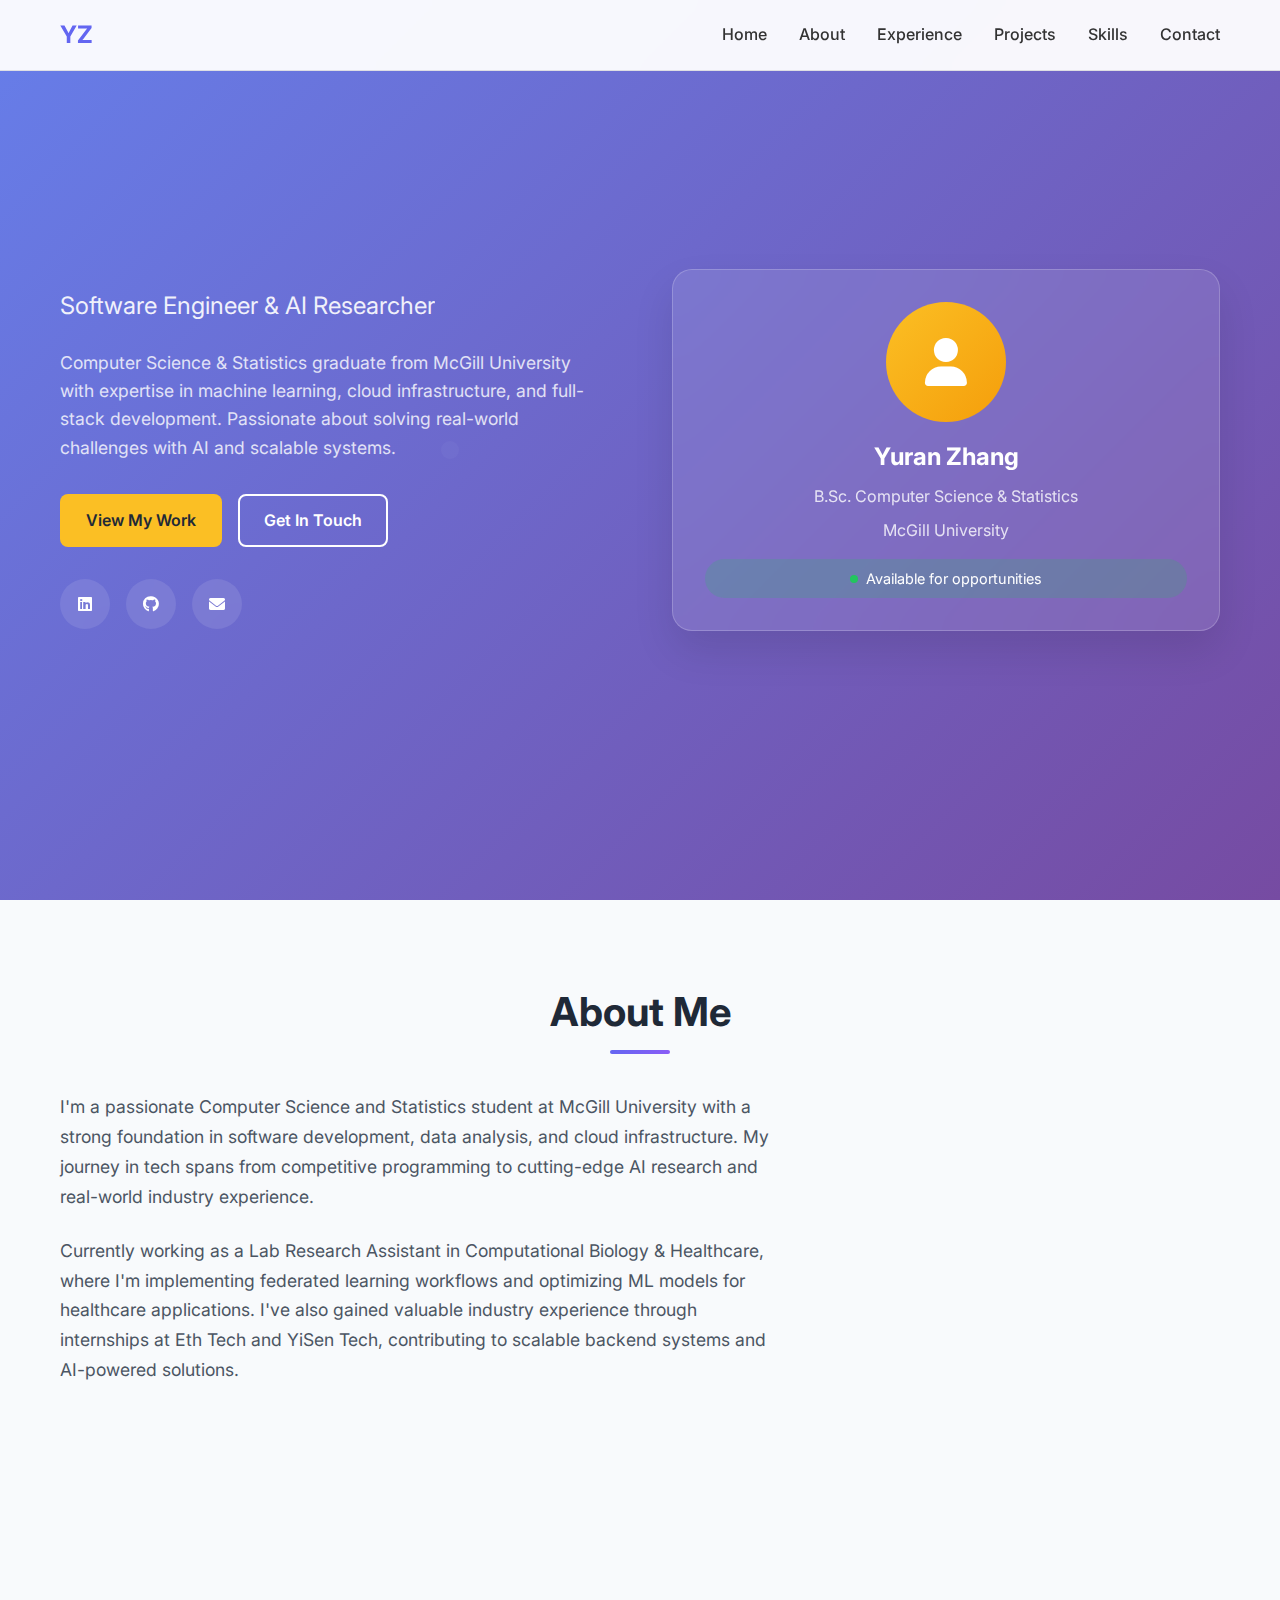
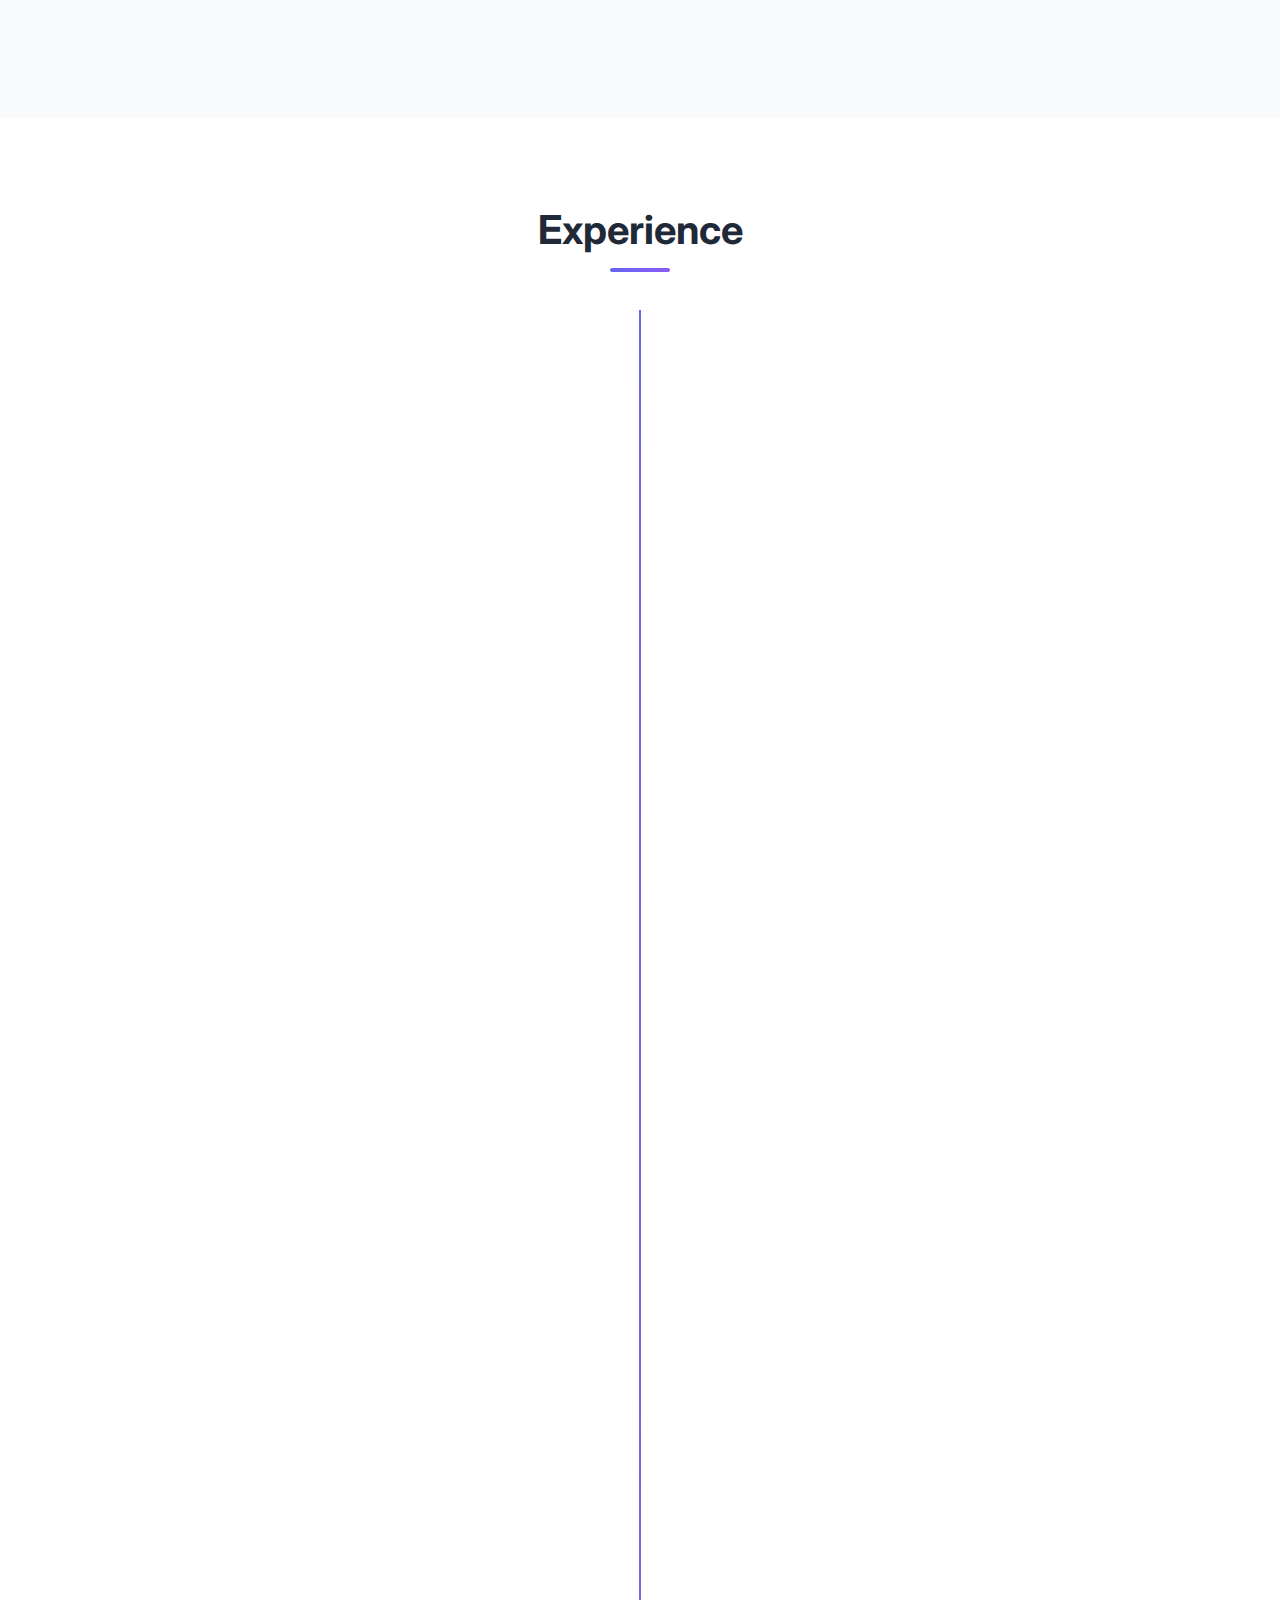
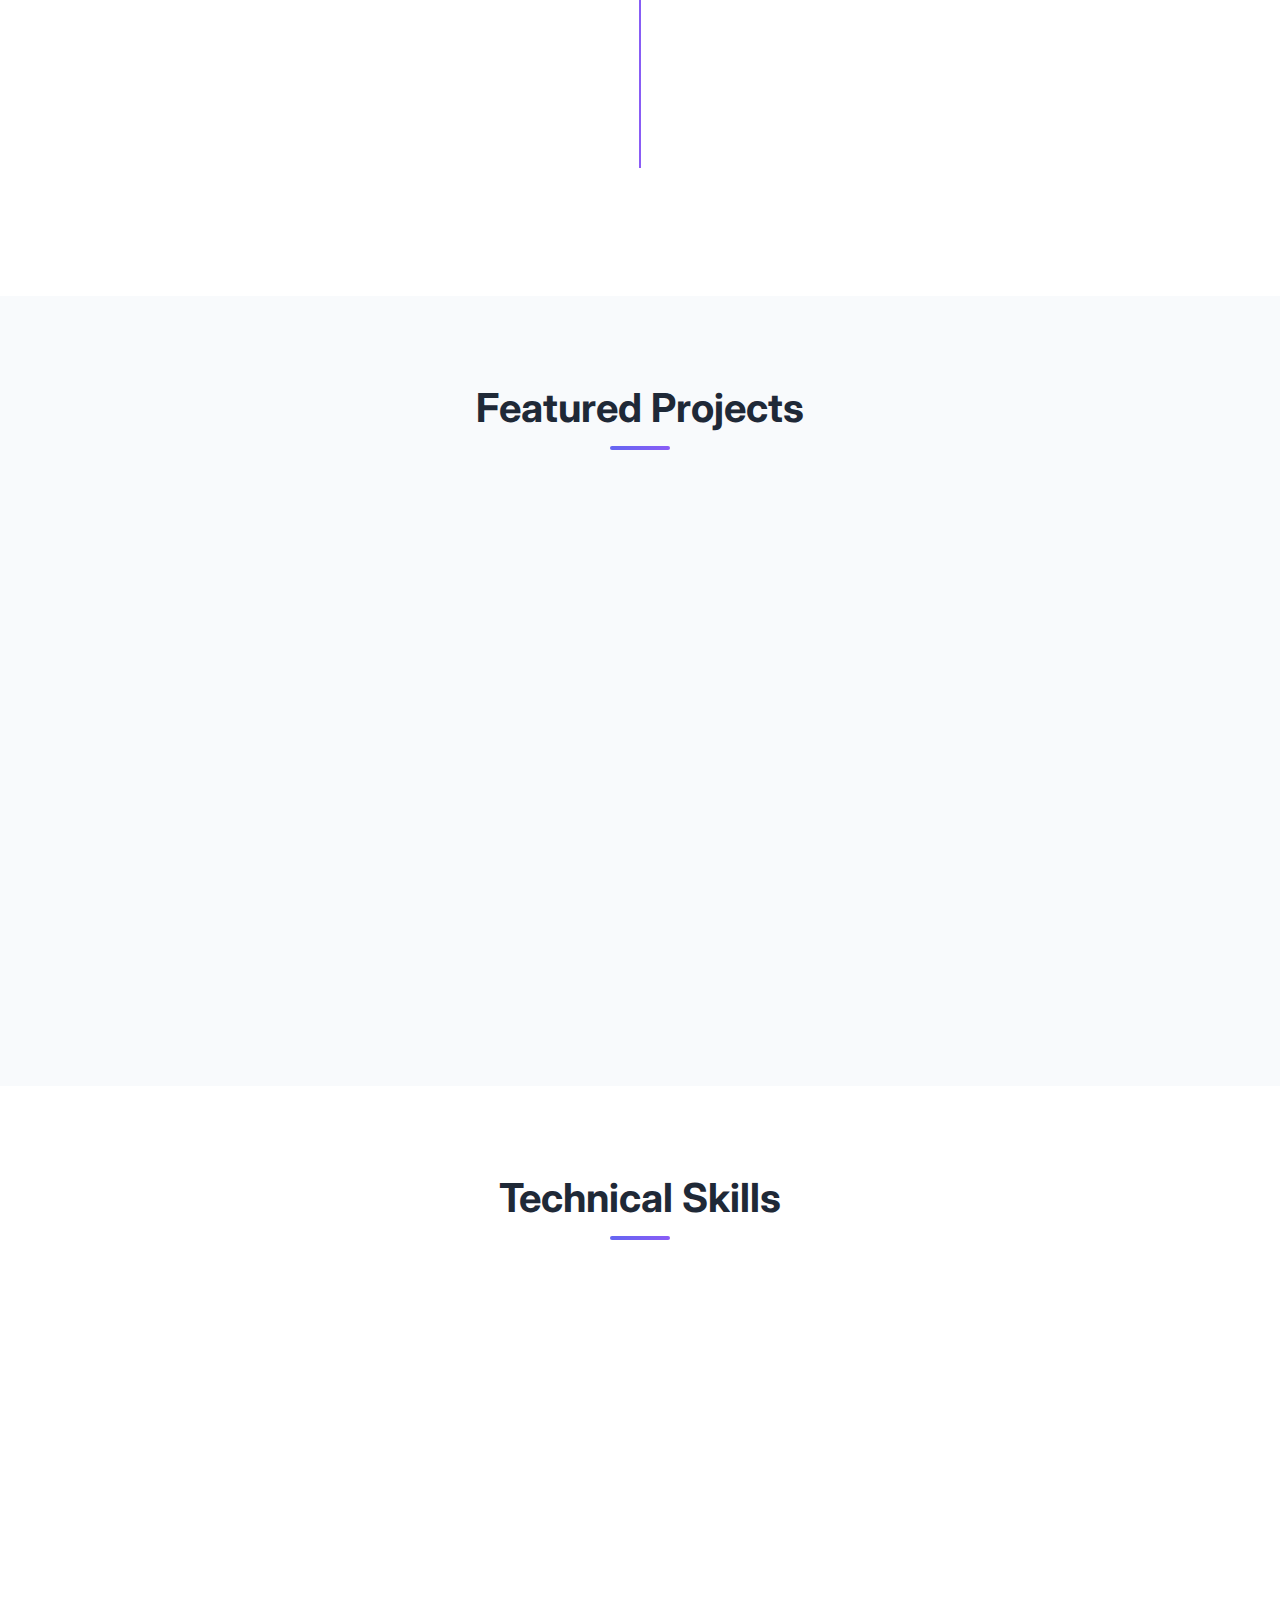
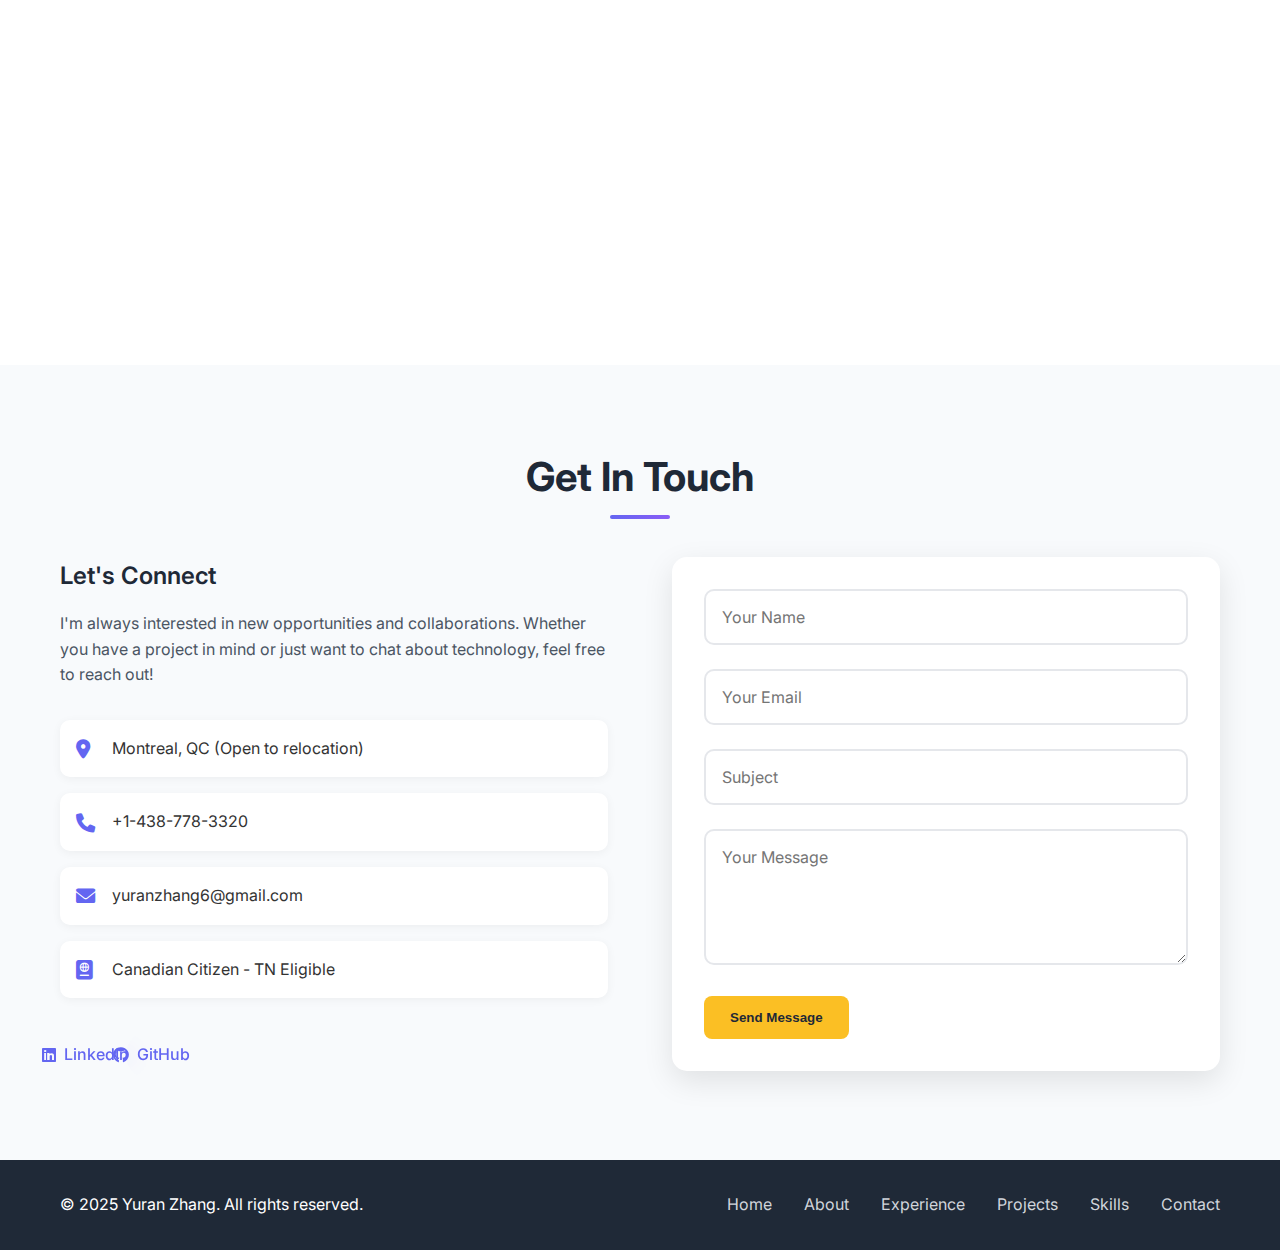
<file: index.html>
<!DOCTYPE html>
<html lang="en">
<head>
    <meta charset="UTF-8">
    <meta name="viewport" content="width=device-width, initial-scale=1.0">
    <title>Yuran Zhang - Software Engineer & AI Researcher</title>
    <link rel="stylesheet" href="styles.css">
    <link href="https://fonts.googleapis.com/css2?family=Inter:wght@300;400;500;600;700&display=swap" rel="stylesheet">
    <link rel="stylesheet" href="https://cdnjs.cloudflare.com/ajax/libs/font-awesome/6.0.0/css/all.min.css">
</head>
<body>
    <!-- Navigation -->
    <nav class="navbar">
        <div class="nav-container">
            <div class="nav-logo">
                <h2>YZ</h2>
            </div>
            <ul class="nav-menu">
                <li class="nav-item">
                    <a href="#home" class="nav-link">Home</a>
                </li>
                <li class="nav-item">
                    <a href="#about" class="nav-link">About</a>
                </li>
                <li class="nav-item">
                    <a href="#experience" class="nav-link">Experience</a>
                </li>
                <li class="nav-item">
                    <a href="#projects" class="nav-link">Projects</a>
                </li>
                <li class="nav-item">
                    <a href="#skills" class="nav-link">Skills</a>
                </li>
                <li class="nav-item">
                    <a href="#contact" class="nav-link">Contact</a>
                </li>
            </ul>
            <div class="hamburger">
                <span class="bar"></span>
                <span class="bar"></span>
                <span class="bar"></span>
            </div>
        </div>
    </nav>

    <!-- Hero Section -->
    <section id="home" class="hero">
        <div class="hero-container">
            <div class="hero-content">
                <h1 class="hero-title">
                    Hello, I'm Yuran Zhang
                </h1>
                <h2 class="hero-subtitle">Software Engineer & AI Researcher</h2>
                <p class="hero-description">
                    Computer Science & Statistics graduate from McGill University with expertise in 
                    machine learning, cloud infrastructure, and full-stack development. Passionate about 
                    solving real-world challenges with AI and scalable systems.
                </p>
                <div class="hero-buttons">
                    <a href="#projects" class="btn btn-primary">View My Work</a>
                    <a href="#contact" class="btn btn-secondary">Get In Touch</a>
                </div>
                <div class="hero-links">
                    <a href="https://linkedin.com/in/yuranzhang" target="_blank" class="social-link">
                        <i class="fab fa-linkedin"></i>
                    </a>
                    <a href="https://github.com/yuranzhang" target="_blank" class="social-link">
                        <i class="fab fa-github"></i>
                    </a>
                    <a href="mailto:yuranzhang6@gmail.com" class="social-link">
                        <i class="fas fa-envelope"></i>
                    </a>
                </div>
            </div>
            <div class="hero-image">
                <div class="profile-card">
                    <div class="profile-image">
                        <i class="fas fa-user"></i>
                    </div>
                    <div class="profile-info">
                        <h3>Yuran Zhang</h3>
                        <p>B.Sc. Computer Science & Statistics</p>
                        <p>McGill University</p>
                        <div class="status-badge">
                            <span class="status-dot"></span>
                            Available for opportunities
                        </div>
                    </div>
                </div>
            </div>
        </div>
    </section>

    <!-- About Section -->
    <section id="about" class="about">
        <div class="container">
            <h2 class="section-title">About Me</h2>
            <div class="about-content">
                <div class="about-text">
                    <p>
                        I'm a passionate Computer Science and Statistics student at McGill University with a strong foundation 
                        in software development, data analysis, and cloud infrastructure. My journey in tech spans from 
                        competitive programming to cutting-edge AI research and real-world industry experience.
                    </p>
                    <p>
                        Currently working as a Lab Research Assistant in Computational Biology & Healthcare, where I'm 
                        implementing federated learning workflows and optimizing ML models for healthcare applications. 
                        I've also gained valuable industry experience through internships at Eth Tech and YiSen Tech, 
                        contributing to scalable backend systems and AI-powered solutions.
                    </p>
                    <div class="about-highlights">
                        <div class="highlight-item">
                            <i class="fas fa-trophy"></i>
                            <span>Top 5 in Canada HealthSync Innovation Challenge 2025</span>
                        </div>
                        <div class="highlight-item">
                            <i class="fas fa-medal"></i>
                            <span>18th place in ICPC Northeast NA Division 2024</span>
                        </div>
                        <div class="highlight-item">
                            <i class="fas fa-certificate"></i>
                            <span>AWS Certified Cloud Practitioner</span>
                        </div>
                    </div>
                </div>
                <div class="about-stats">
                    <div class="stat-item">
                        <h3>3+</h3>
                        <p>Years Experience</p>
                    </div>
                    <div class="stat-item">
                        <h3>10+</h3>
                        <p>Technologies</p>
                    </div>
                    <div class="stat-item">
                        <h3>5+</h3>
                        <p>Projects</p>
                    </div>
                    <div class="stat-item">
                        <h3>2</h3>
                        <p>Certifications</p>
                    </div>
                </div>
            </div>
        </div>
    </section>

    <!-- Experience Section -->
    <section id="experience" class="experience">
        <div class="container">
            <h2 class="section-title">Experience</h2>
            <div class="timeline">
                <div class="timeline-item">
                    <div class="timeline-marker"></div>
                    <div class="timeline-content">
                        <div class="timeline-header">
                            <h3>Lab Research Assistant</h3>
                            <span class="timeline-company">McGill University</span>
                            <span class="timeline-date">May 2025 - Present</span>
                        </div>
                        <p class="timeline-description">
                            Computational Biology & Healthcare / Machine Learning
                        </p>
                        <ul class="timeline-details">
                            <li>Conducted EDA on large-scale EHR datasets (eICU, MIMIC-III) with 200K+ patient records</li>
                            <li>Implemented federated learning workflows with LSTM/TCN models, reducing communication overhead by 4.5x</li>
                            <li>Improved AUPRC by 5% across heterogeneous hospital datasets</li>
                        </ul>
                    </div>
                </div>

                <div class="timeline-item">
                    <div class="timeline-marker"></div>
                    <div class="timeline-content">
                        <div class="timeline-header">
                            <h3>Software Engineer Intern</h3>
                            <span class="timeline-company">Eth Tech</span>
                            <span class="timeline-date">May 2024 - Aug 2024</span>
                        </div>
                        <p class="timeline-description">
                            Newark, CA, USA - E-commerce Platform Development
                        </p>
                        <ul class="timeline-details">
                            <li>Developed microservices architecture with Java Spring Boot, improving query performance by 30%</li>
                            <li>Integrated Kafka system supporting 8,000+ real-time events per day</li>
                            <li>Implemented Redis caching mechanism, reducing response time by 60%</li>
                            <li>Built Neural Collaborative Filtering recommender system, increasing CTR by 25%</li>
                        </ul>
                    </div>
                </div>

                <div class="timeline-item">
                    <div class="timeline-marker"></div>
                    <div class="timeline-content">
                        <div class="timeline-header">
                            <h3>Junior Software Developer Intern</h3>
                            <span class="timeline-company">YiSen Tech</span>
                            <span class="timeline-date">May 2023 - Aug 2023</span>
                        </div>
                        <p class="timeline-description">
                            Dalian, China - Real-time Chat Application
                        </p>
                        <ul class="timeline-details">
                            <li>Built real-time chat web application supporting 300+ concurrent users with sub-100ms latency</li>
                            <li>Implemented containerized microservice architecture using Docker</li>
                            <li>Established CI/CD pipeline with GitHub Actions and AWS ECS deployment</li>
                        </ul>
                    </div>
                </div>
            </div>
        </div>
    </section>

    <!-- Projects Section -->
    <section id="projects" class="projects">
        <div class="container">
            <h2 class="section-title">Featured Projects</h2>
            <div class="projects-grid">
                <div class="project-card">
                    <div class="project-header">
                        <h3>AI-Driven Healthcare Decision Support System</h3>
                        <div class="project-badge">Top 5 Team</div>
                    </div>
                    <p class="project-description">
                        Hybrid ML model with XGBoost + ClinicalBERT for cardiovascular risk prediction, 
                        achieving 85% precision in early risk detection.
                    </p>
                    <div class="project-tech">
                        <span class="tech-tag">Python</span>
                        <span class="tech-tag">XGBoost</span>
                        <span class="tech-tag">ClinicalBERT</span>
                        <span class="tech-tag">FastAPI</span>
                        <span class="tech-tag">Docker</span>
                        <span class="tech-tag">Supabase</span>
                    </div>
                    <div class="project-links">
                        <a href="#" class="project-link">
                            <i class="fas fa-external-link-alt"></i>
                            View Project
                        </a>
                    </div>
                </div>

                <div class="project-card">
                    <div class="project-header">
                        <h3>Neural Collaborative Filtering Recommender System</h3>
                        <div class="project-badge">Production</div>
                    </div>
                    <p class="project-description">
                        Deep learning-based recommender system using NeuMF model with PyTorch, 
                        analyzing user-item interactions for personalized product rankings.
                    </p>
                    <div class="project-tech">
                        <span class="tech-tag">PyTorch</span>
                        <span class="tech-tag">Neural Networks</span>
                        <span class="tech-tag">Collaborative Filtering</span>
                        <span class="tech-tag">Python</span>
                    </div>
                    <div class="project-links">
                        <a href="#" class="project-link">
                            <i class="fas fa-external-link-alt"></i>
                            View Project
                        </a>
                    </div>
                </div>

                <div class="project-card">
                    <div class="project-header">
                        <h3>Real-time Chat Application</h3>
                        <div class="project-badge">Scalable</div>
                    </div>
                    <p class="project-description">
                        Containerized microservice architecture for real-time messaging with WebSocket protocols, 
                        supporting 300+ concurrent users with sub-100ms latency.
                    </p>
                    <div class="project-tech">
                        <span class="tech-tag">Python</span>
                        <span class="tech-tag">Flask</span>
                        <span class="tech-tag">WebSocket</span>
                        <span class="tech-tag">Docker</span>
                        <span class="tech-tag">Redis</span>
                        <span class="tech-tag">AWS ECS</span>
                    </div>
                    <div class="project-links">
                        <a href="#" class="project-link">
                            <i class="fas fa-external-link-alt"></i>
                            View Project
                        </a>
                    </div>
                </div>
            </div>
        </div>
    </section>

    <!-- Skills Section -->
    <section id="skills" class="skills">
        <div class="container">
            <h2 class="section-title">Technical Skills</h2>
            <div class="skills-grid">
                <div class="skill-category">
                    <h3>Programming Languages</h3>
                    <div class="skill-items">
                        <span class="skill-item">Python</span>
                        <span class="skill-item">Java</span>
                        <span class="skill-item">C++</span>
                        <span class="skill-item">R</span>
                        <span class="skill-item">SQL</span>
                        <span class="skill-item">JavaScript</span>
                        <span class="skill-item">HTML/CSS</span>
                        <span class="skill-item">Bash</span>
                    </div>
                </div>

                <div class="skill-category">
                    <h3>Frameworks & Technologies</h3>
                    <div class="skill-items">
                        <span class="skill-item">Spring Boot</span>
                        <span class="skill-item">Flask</span>
                        <span class="skill-item">FastAPI</span>
                        <span class="skill-item">Microservices</span>
                        <span class="skill-item">REST APIs</span>
                        <span class="skill-item">Kafka</span>
                        <span class="skill-item">Redis</span>
                        <span class="skill-item">Docker</span>
                    </div>
                </div>

                <div class="skill-category">
                    <h3>Databases</h3>
                    <div class="skill-items">
                        <span class="skill-item">MySQL</span>
                        <span class="skill-item">PostgreSQL</span>
                        <span class="skill-item">MongoDB</span>
                        <span class="skill-item">SQLite</span>
                        <span class="skill-item">Supabase</span>
                    </div>
                </div>

                <div class="skill-category">
                    <h3>Cloud & DevOps</h3>
                    <div class="skill-items">
                        <span class="skill-item">AWS</span>
                        <span class="skill-item">Azure</span>
                        <span class="skill-item">Docker</span>
                        <span class="skill-item">Jenkins</span>
                        <span class="skill-item">GitHub Actions</span>
                        <span class="skill-item">ECS</span>
                        <span class="skill-item">CloudWatch</span>
                    </div>
                </div>

                <div class="skill-category">
                    <h3>Machine Learning</h3>
                    <div class="skill-items">
                        <span class="skill-item">PyTorch</span>
                        <span class="skill-item">TensorFlow</span>
                        <span class="skill-item">Scikit-Learn</span>
                        <span class="skill-item">NumPy</span>
                        <span class="skill-item">Pandas</span>
                        <span class="skill-item">XGBoost</span>
                        <span class="skill-item">NLP</span>
                        <span class="skill-item">Federated Learning</span>
                    </div>
                </div>

                <div class="skill-category">
                    <h3>Development Tools</h3>
                    <div class="skill-items">
                        <span class="skill-item">Git</span>
                        <span class="skill-item">GitHub</span>
                        <span class="skill-item">GitLab</span>
                        <span class="skill-item">IntelliJ IDEA</span>
                        <span class="skill-item">PyCharm</span>
                        <span class="skill-item">VS Code</span>
                        <span class="skill-item">Jupyter</span>
                    </div>
                </div>
            </div>
        </div>
    </section>

    <!-- Contact Section -->
    <section id="contact" class="contact">
        <div class="container">
            <h2 class="section-title">Get In Touch</h2>
            <div class="contact-content">
                <div class="contact-info">
                    <h3>Let's Connect</h3>
                    <p>
                        I'm always interested in new opportunities and collaborations. 
                        Whether you have a project in mind or just want to chat about technology, 
                        feel free to reach out!
                    </p>
                    <div class="contact-details">
                        <div class="contact-item">
                            <i class="fas fa-map-marker-alt"></i>
                            <span>Montreal, QC (Open to relocation)</span>
                        </div>
                        <div class="contact-item">
                            <i class="fas fa-phone"></i>
                            <span>+1-438-778-3320</span>
                        </div>
                        <div class="contact-item">
                            <i class="fas fa-envelope"></i>
                            <span>yuranzhang6@gmail.com</span>
                        </div>
                        <div class="contact-item">
                            <i class="fas fa-passport"></i>
                            <span>Canadian Citizen - TN Eligible</span>
                        </div>
                    </div>
                    <div class="contact-social">
                        <a href="https://linkedin.com/in/yuranzhang" target="_blank" class="social-link">
                            <i class="fab fa-linkedin"></i>
                            LinkedIn
                        </a>
                        <a href="https://github.com/yuranzhang" target="_blank" class="social-link">
                            <i class="fab fa-github"></i>
                            GitHub
                        </a>
                    </div>
                </div>
                <div class="contact-form">
                    <form>
                        <div class="form-group">
                            <input type="text" placeholder="Your Name" required>
                        </div>
                        <div class="form-group">
                            <input type="email" placeholder="Your Email" required>
                        </div>
                        <div class="form-group">
                            <input type="text" placeholder="Subject" required>
                        </div>
                        <div class="form-group">
                            <textarea placeholder="Your Message" rows="5" required></textarea>
                        </div>
                        <button type="submit" class="btn btn-primary">Send Message</button>
                    </form>
                </div>
            </div>
        </div>
    </section>

    <!-- Footer -->
    <footer class="footer">
        <div class="container">
            <div class="footer-content">
                <div class="footer-text">
                    <p>&copy; 2025 Yuran Zhang. All rights reserved.</p>
                </div>
                <div class="footer-links">
                    <a href="#home">Home</a>
                    <a href="#about">About</a>
                    <a href="#experience">Experience</a>
                    <a href="#projects">Projects</a>
                    <a href="#skills">Skills</a>
                    <a href="#contact">Contact</a>
                </div>
            </div>
        </div>
    </footer>

    <script src="script.js"></script>
</body>
</html>
</file>
<file: styles.css>
/* Reset and Base Styles */
* {
    margin: 0;
    padding: 0;
    box-sizing: border-box;
}

html {
    scroll-behavior: smooth;
}

body {
    font-family: 'Inter', sans-serif;
    line-height: 1.6;
    color: #333;
    overflow-x: hidden;
}

.container {
    max-width: 1200px;
    margin: 0 auto;
    padding: 0 20px;
}

/* Navigation */
.navbar {
    position: fixed;
    top: 0;
    width: 100%;
    background: rgba(255, 255, 255, 0.95);
    backdrop-filter: blur(10px);
    z-index: 1000;
    transition: all 0.3s ease;
    border-bottom: 1px solid rgba(0, 0, 0, 0.1);
}

.nav-container {
    max-width: 1200px;
    margin: 0 auto;
    padding: 0 20px;
    display: flex;
    justify-content: space-between;
    align-items: center;
    height: 70px;
}

.nav-logo h2 {
    color: #6366f1;
    font-weight: 700;
    font-size: 1.5rem;
}

.nav-menu {
    display: flex;
    list-style: none;
    gap: 2rem;
}

.nav-link {
    text-decoration: none;
    color: #333;
    font-weight: 500;
    transition: color 0.3s ease;
    position: relative;
}

.nav-link:hover {
    color: #6366f1;
}

.nav-link::after {
    content: '';
    position: absolute;
    width: 0;
    height: 2px;
    bottom: -5px;
    left: 0;
    background-color: #6366f1;
    transition: width 0.3s ease;
}

.nav-link:hover::after {
    width: 100%;
}

.hamburger {
    display: none;
    flex-direction: column;
    cursor: pointer;
}

.bar {
    width: 25px;
    height: 3px;
    background-color: #333;
    margin: 3px 0;
    transition: 0.3s;
}

/* Hero Section */
.hero {
    min-height: 100vh;
    display: flex;
    align-items: center;
    background: linear-gradient(135deg, #667eea 0%, #764ba2 100%);
    color: white;
    position: relative;
    overflow: hidden;
}

.hero::before {
    content: '';
    position: absolute;
    top: 0;
    left: 0;
    right: 0;
    bottom: 0;
    background: url('data:image/svg+xml,<svg xmlns="http://www.w3.org/2000/svg" viewBox="0 0 100 100"><defs><pattern id="grain" width="100" height="100" patternUnits="userSpaceOnUse"><circle cx="50" cy="50" r="1" fill="white" opacity="0.1"/></pattern></defs><rect width="100" height="100" fill="url(%23grain)"/></svg>');
    opacity: 0.3;
}

.hero-container {
    max-width: 1200px;
    margin: 0 auto;
    padding: 0 20px;
    display: grid;
    grid-template-columns: 1fr 1fr;
    gap: 4rem;
    align-items: center;
    position: relative;
    z-index: 1;
}

.hero-title {
    font-size: 3.5rem;
    font-weight: 700;
    margin-bottom: 1rem;
    line-height: 1.2;
}

.highlight {
    color: #fbbf24;
    text-shadow: 0 0 20px rgba(251, 191, 36, 0.5);
}

.hero-subtitle {
    font-size: 1.5rem;
    font-weight: 400;
    margin-bottom: 1.5rem;
    opacity: 0.9;
}

.hero-description {
    font-size: 1.1rem;
    margin-bottom: 2rem;
    opacity: 0.8;
    line-height: 1.6;
}

.hero-buttons {
    display: flex;
    gap: 1rem;
    margin-bottom: 2rem;
}

.btn {
    padding: 12px 24px;
    border-radius: 8px;
    text-decoration: none;
    font-weight: 600;
    transition: all 0.3s ease;
    display: inline-block;
    border: 2px solid transparent;
}

.btn-primary {
    background: #fbbf24;
    color: #1f2937;
}

.btn-primary:hover {
    background: #f59e0b;
    transform: translateY(-2px);
    box-shadow: 0 10px 25px rgba(251, 191, 36, 0.3);
}

.btn-secondary {
    background: transparent;
    color: white;
    border-color: white;
}

.btn-secondary:hover {
    background: white;
    color: #6366f1;
    transform: translateY(-2px);
}

.hero-links {
    display: flex;
    gap: 1rem;
}

.social-link {
    display: flex;
    align-items: center;
    justify-content: center;
    width: 50px;
    height: 50px;
    background: rgba(255, 255, 255, 0.1);
    border-radius: 50%;
    color: white;
    text-decoration: none;
    transition: all 0.3s ease;
    backdrop-filter: blur(10px);
}

.social-link:hover {
    background: #fbbf24;
    color: #1f2937;
    transform: translateY(-3px);
}

.profile-card {
    background: rgba(255, 255, 255, 0.1);
    backdrop-filter: blur(20px);
    border-radius: 20px;
    padding: 2rem;
    text-align: center;
    border: 1px solid rgba(255, 255, 255, 0.2);
    box-shadow: 0 20px 40px rgba(0, 0, 0, 0.1);
}

.profile-image {
    width: 120px;
    height: 120px;
    background: linear-gradient(135deg, #fbbf24, #f59e0b);
    border-radius: 50%;
    margin: 0 auto 1rem;
    display: flex;
    align-items: center;
    justify-content: center;
    font-size: 3rem;
    color: white;
}

.profile-info h3 {
    font-size: 1.5rem;
    margin-bottom: 0.5rem;
}

.profile-info p {
    opacity: 0.8;
    margin-bottom: 0.5rem;
}

.status-badge {
    display: flex;
    align-items: center;
    justify-content: center;
    gap: 0.5rem;
    margin-top: 1rem;
    padding: 0.5rem 1rem;
    background: rgba(34, 197, 94, 0.2);
    border-radius: 20px;
    font-size: 0.9rem;
}

.status-dot {
    width: 8px;
    height: 8px;
    background: #22c55e;
    border-radius: 50%;
    animation: pulse 2s infinite;
}

@keyframes pulse {
    0%, 100% { opacity: 1; }
    50% { opacity: 0.5; }
}

/* Section Styles */
section {
    padding: 5rem 0;
}

.section-title {
    font-size: 2.5rem;
    font-weight: 700;
    text-align: center;
    margin-bottom: 3rem;
    color: #1f2937;
    position: relative;
}

.section-title::after {
    content: '';
    position: absolute;
    bottom: -10px;
    left: 50%;
    transform: translateX(-50%);
    width: 60px;
    height: 4px;
    background: linear-gradient(135deg, #6366f1, #8b5cf6);
    border-radius: 2px;
}

/* About Section */
.about {
    background: #f8fafc;
}

.about-content {
    display: grid;
    grid-template-columns: 2fr 1fr;
    gap: 4rem;
    align-items: start;
}

.about-text p {
    font-size: 1.1rem;
    margin-bottom: 1.5rem;
    color: #4b5563;
    line-height: 1.7;
}

.about-highlights {
    margin-top: 2rem;
}

.highlight-item {
    display: flex;
    align-items: center;
    gap: 1rem;
    margin-bottom: 1rem;
    padding: 1rem;
    background: white;
    border-radius: 10px;
    box-shadow: 0 2px 10px rgba(0, 0, 0, 0.05);
}

.highlight-item i {
    color: #6366f1;
    font-size: 1.2rem;
}

.about-stats {
    display: grid;
    grid-template-columns: 1fr 1fr;
    gap: 1.5rem;
}

.stat-item {
    text-align: center;
    padding: 2rem 1rem;
    background: white;
    border-radius: 15px;
    box-shadow: 0 5px 15px rgba(0, 0, 0, 0.08);
    transition: transform 0.3s ease;
}

.stat-item:hover {
    transform: translateY(-5px);
}

.stat-item h3 {
    font-size: 2.5rem;
    font-weight: 700;
    color: #6366f1;
    margin-bottom: 0.5rem;
}

.stat-item p {
    color: #6b7280;
    font-weight: 500;
}

/* Experience Section */
.timeline {
    position: relative;
    max-width: 800px;
    margin: 0 auto;
}

.timeline::before {
    content: '';
    position: absolute;
    left: 50%;
    top: 0;
    bottom: 0;
    width: 2px;
    background: linear-gradient(180deg, #6366f1, #8b5cf6);
    transform: translateX(-50%);
}

.timeline-item {
    position: relative;
    margin-bottom: 3rem;
    width: 100%;
}

.timeline-item:nth-child(odd) .timeline-content {
    margin-left: 0;
    margin-right: 50%;
    padding-right: 2rem;
    text-align: right;
}

.timeline-item:nth-child(even) .timeline-content {
    margin-left: 50%;
    margin-right: 0;
    padding-left: 2rem;
    text-align: left;
}

.timeline-marker {
    position: absolute;
    left: 50%;
    top: 0;
    width: 20px;
    height: 20px;
    background: #6366f1;
    border-radius: 50%;
    transform: translateX(-50%);
    z-index: 2;
    border: 4px solid white;
    box-shadow: 0 0 0 4px #6366f1;
}

.timeline-content {
    background: white;
    padding: 2rem;
    border-radius: 15px;
    box-shadow: 0 10px 30px rgba(0, 0, 0, 0.1);
    position: relative;
}

.timeline-content::before {
    content: '';
    position: absolute;
    top: 20px;
    width: 0;
    height: 0;
    border: 10px solid transparent;
}

.timeline-item:nth-child(odd) .timeline-content::before {
    right: -20px;
    border-left-color: white;
}

.timeline-item:nth-child(even) .timeline-content::before {
    left: -20px;
    border-right-color: white;
}

.timeline-header {
    margin-bottom: 1rem;
}

.timeline-header h3 {
    font-size: 1.3rem;
    font-weight: 600;
    color: #1f2937;
    margin-bottom: 0.5rem;
}

.timeline-company {
    color: #6366f1;
    font-weight: 500;
    margin-right: 1rem;
}

.timeline-date {
    color: #6b7280;
    font-size: 0.9rem;
}

.timeline-description {
    color: #4b5563;
    margin-bottom: 1rem;
    font-style: italic;
}

.timeline-details {
    list-style: none;
}

.timeline-details li {
    position: relative;
    padding-left: 1.5rem;
    margin-bottom: 0.5rem;
    color: #4b5563;
    line-height: 1.6;
}

.timeline-details li::before {
    content: '▶';
    position: absolute;
    left: 0;
    color: #6366f1;
    font-size: 0.8rem;
}

/* Projects Section */
.projects {
    background: #f8fafc;
}

.projects-grid {
    display: grid;
    grid-template-columns: repeat(auto-fit, minmax(350px, 1fr));
    gap: 2rem;
}

.project-card {
    background: white;
    border-radius: 15px;
    padding: 2rem;
    box-shadow: 0 10px 30px rgba(0, 0, 0, 0.1);
    transition: all 0.3s ease;
    border: 1px solid rgba(0, 0, 0, 0.05);
}

.project-card:hover {
    transform: translateY(-10px);
    box-shadow: 0 20px 40px rgba(0, 0, 0, 0.15);
}

.project-header {
    display: flex;
    justify-content: space-between;
    align-items: flex-start;
    margin-bottom: 1rem;
}

.project-header h3 {
    font-size: 1.3rem;
    font-weight: 600;
    color: #1f2937;
    flex: 1;
}

.project-badge {
    background: linear-gradient(135deg, #6366f1, #8b5cf6);
    color: white;
    padding: 0.3rem 0.8rem;
    border-radius: 20px;
    font-size: 0.8rem;
    font-weight: 500;
    margin-left: 1rem;
}

.project-description {
    color: #4b5563;
    margin-bottom: 1.5rem;
    line-height: 1.6;
}

.project-tech {
    display: flex;
    flex-wrap: wrap;
    gap: 0.5rem;
    margin-bottom: 1.5rem;
}

.tech-tag {
    background: #f1f5f9;
    color: #475569;
    padding: 0.3rem 0.8rem;
    border-radius: 15px;
    font-size: 0.8rem;
    font-weight: 500;
}

.project-links {
    display: flex;
    gap: 1rem;
}

.project-link {
    display: flex;
    align-items: center;
    gap: 0.5rem;
    color: #6366f1;
    text-decoration: none;
    font-weight: 500;
    transition: color 0.3s ease;
}

.project-link:hover {
    color: #8b5cf6;
}

/* Skills Section */
.skills-grid {
    display: grid;
    grid-template-columns: repeat(auto-fit, minmax(300px, 1fr));
    gap: 2rem;
}

.skill-category {
    background: white;
    padding: 2rem;
    border-radius: 15px;
    box-shadow: 0 10px 30px rgba(0, 0, 0, 0.1);
    transition: transform 0.3s ease;
}

.skill-category:hover {
    transform: translateY(-5px);
}

.skill-category h3 {
    font-size: 1.2rem;
    font-weight: 600;
    color: #1f2937;
    margin-bottom: 1.5rem;
    text-align: center;
}

.skill-items {
    display: flex;
    flex-wrap: wrap;
    gap: 0.8rem;
    justify-content: center;
}

.skill-item {
    background: linear-gradient(135deg, #6366f1, #8b5cf6);
    color: white;
    padding: 0.5rem 1rem;
    border-radius: 20px;
    font-size: 0.9rem;
    font-weight: 500;
    transition: transform 0.3s ease;
}

.skill-item:hover {
    transform: scale(1.05);
}

/* Contact Section */
.contact {
    background: #f8fafc;
}

.contact-content {
    display: grid;
    grid-template-columns: 1fr 1fr;
    gap: 4rem;
    align-items: start;
}

.contact-info h3 {
    font-size: 1.5rem;
    font-weight: 600;
    color: #1f2937;
    margin-bottom: 1rem;
}

.contact-info p {
    color: #4b5563;
    margin-bottom: 2rem;
    line-height: 1.6;
}

.contact-details {
    margin-bottom: 2rem;
}

.contact-item {
    display: flex;
    align-items: center;
    gap: 1rem;
    margin-bottom: 1rem;
    padding: 1rem;
    background: white;
    border-radius: 10px;
    box-shadow: 0 2px 10px rgba(0, 0, 0, 0.05);
}

.contact-item i {
    color: #6366f1;
    font-size: 1.2rem;
    width: 20px;
}

.contact-social {
    display: flex;
    gap: 1rem;
}

.contact-social .social-link {
    display: flex;
    align-items: center;
    gap: 0.5rem;
    color: #6366f1;
    text-decoration: none;
    font-weight: 500;
    transition: color 0.3s ease;
}

.contact-social .social-link:hover {
    color: #8b5cf6;
}

.contact-form {
    background: white;
    padding: 2rem;
    border-radius: 15px;
    box-shadow: 0 10px 30px rgba(0, 0, 0, 0.1);
}

.form-group {
    margin-bottom: 1.5rem;
}

.form-group input,
.form-group textarea {
    width: 100%;
    padding: 1rem;
    border: 2px solid #e5e7eb;
    border-radius: 10px;
    font-size: 1rem;
    transition: border-color 0.3s ease;
    font-family: inherit;
}

.form-group input:focus,
.form-group textarea:focus {
    outline: none;
    border-color: #6366f1;
}

.form-group textarea {
    resize: vertical;
    min-height: 120px;
}

/* Footer */
.footer {
    background: #1f2937;
    color: white;
    padding: 2rem 0;
}

.footer-content {
    display: flex;
    justify-content: space-between;
    align-items: center;
}

.footer-links {
    display: flex;
    gap: 2rem;
}

.footer-links a {
    color: #d1d5db;
    text-decoration: none;
    transition: color 0.3s ease;
}

.footer-links a:hover {
    color: #6366f1;
}

/* Responsive Design */
@media (max-width: 768px) {
    .hamburger {
        display: flex;
    }

    .nav-menu {
        position: fixed;
        left: -100%;
        top: 70px;
        flex-direction: column;
        background-color: white;
        width: 100%;
        text-align: center;
        transition: 0.3s;
        box-shadow: 0 10px 27px rgba(0, 0, 0, 0.05);
        padding: 2rem 0;
    }

    .nav-menu.active {
        left: 0;
    }

    .hero-container {
        grid-template-columns: 1fr;
        text-align: center;
        gap: 2rem;
    }

    .hero-title {
        font-size: 2.5rem;
    }

    .hero-buttons {
        justify-content: center;
        flex-wrap: wrap;
    }

    .about-content {
        grid-template-columns: 1fr;
        gap: 2rem;
    }

    .about-stats {
        grid-template-columns: repeat(2, 1fr);
    }

    .timeline::before {
        left: 20px;
    }

    .timeline-item:nth-child(odd) .timeline-content,
    .timeline-item:nth-child(even) .timeline-content {
        margin-left: 50px;
        margin-right: 0;
        padding-left: 2rem;
        padding-right: 1rem;
        text-align: left;
    }

    .timeline-marker {
        left: 20px;
        transform: translateX(-50%);
    }

    .timeline-content::before {
        left: -20px;
        border-right-color: white;
        border-left-color: transparent;
    }

    .projects-grid {
        grid-template-columns: 1fr;
    }

    .skills-grid {
        grid-template-columns: 1fr;
    }

    .contact-content {
        grid-template-columns: 1fr;
        gap: 2rem;
    }

    .footer-content {
        flex-direction: column;
        gap: 1rem;
        text-align: center;
    }

    .footer-links {
        flex-wrap: wrap;
        justify-content: center;
    }

    .section-title {
        font-size: 2rem;
    }
}

@media (max-width: 480px) {
    .hero-title {
        font-size: 2rem;
    }

    .hero-subtitle {
        font-size: 1.2rem;
    }

    .btn {
        padding: 10px 20px;
        font-size: 0.9rem;
    }

    .about-stats {
        grid-template-columns: 1fr;
    }

    .stat-item {
        padding: 1.5rem 1rem;
    }

    .stat-item h3 {
        font-size: 2rem;
    }

    .project-card,
    .skill-category,
    .contact-form {
        padding: 1.5rem;
    }

    .timeline-item:nth-child(odd) .timeline-content,
    .timeline-item:nth-child(even) .timeline-content {
        margin-left: 40px;
        padding-left: 1.5rem;
    }

    .timeline-marker {
        left: 15px;
        width: 15px;
        height: 15px;
    }

    .timeline::before {
        left: 15px;
        width: 1px;
    }
}

/* Animations */
@keyframes fadeInUp {
    from {
        opacity: 0;
        transform: translateY(30px);
    }
    to {
        opacity: 1;
        transform: translateY(0);
    }
}

.fade-in-up {
    animation: fadeInUp 0.6s ease-out;
}

/* Scroll animations */
.animate-on-scroll {
    opacity: 0;
    transform: translateY(30px);
    transition: all 0.6s ease-out;
}

.animate-on-scroll.animated {
    opacity: 1;
    transform: translateY(0);
}

/* Loading animation */
.loading {
    display: inline-block;
    width: 20px;
    height: 20px;
    border: 3px solid rgba(255, 255, 255, 0.3);
    border-radius: 50%;
    border-top-color: #fff;
    animation: spin 1s ease-in-out infinite;
}

@keyframes spin {
    to { transform: rotate(360deg); }
}
</file>
